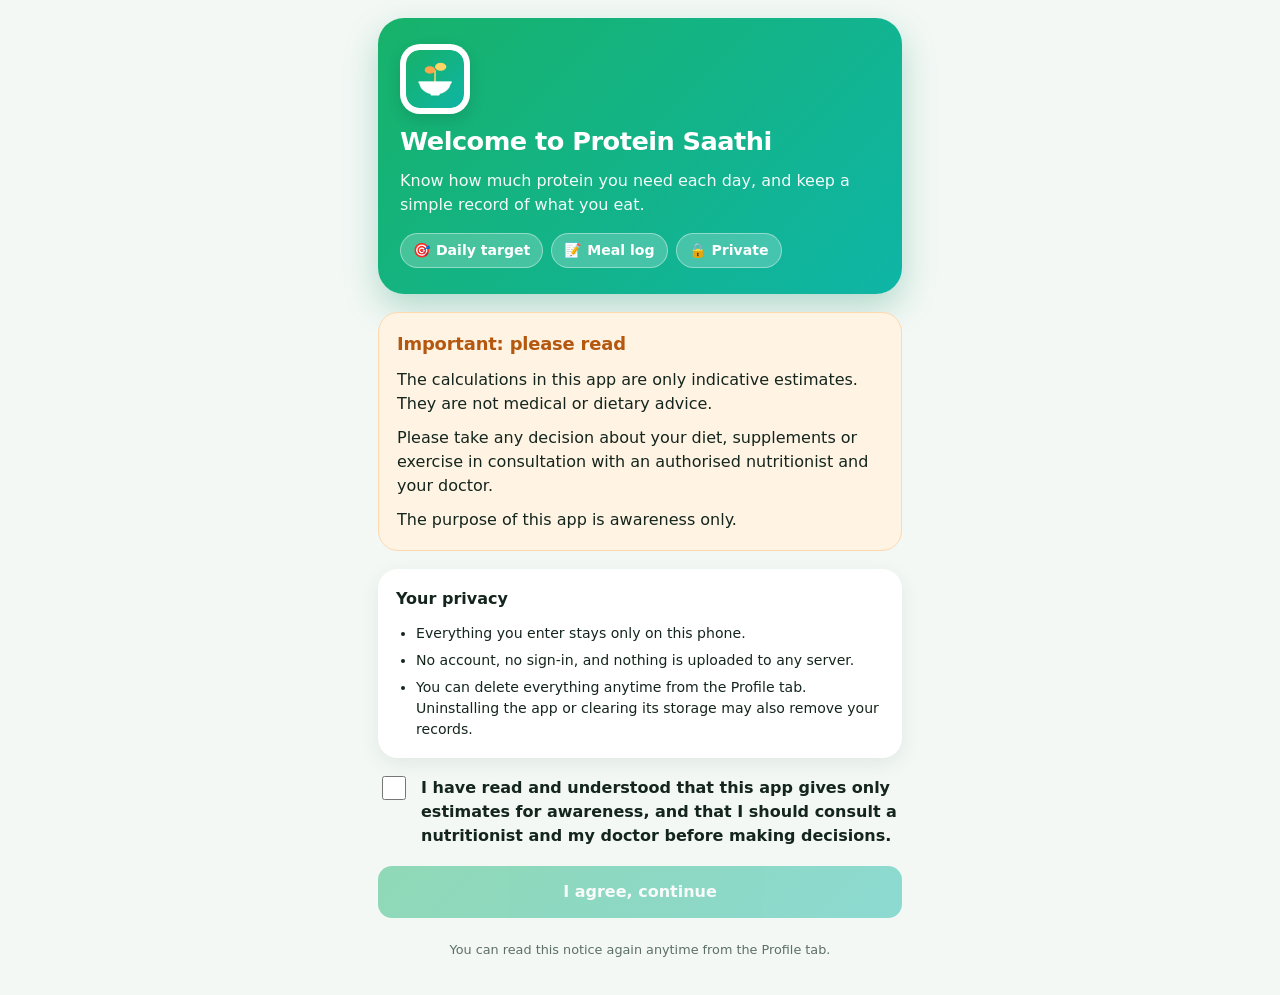
<file: index.html>
<!doctype html>
<html lang="en-IN">
<head>
<meta charset="utf-8">
<meta name="viewport" content="width=device-width, initial-scale=1, viewport-fit=cover">
<title>Protein Saathi</title>
<meta name="description" content="Estimate your daily protein need and record what you eat. All data stays on your phone.">
<meta name="theme-color" content="#17B26A">
<meta name="color-scheme" content="light only">
<link rel="manifest" href="manifest.webmanifest">
<link rel="icon" href="./icon-192.png" type="image/png">
<link rel="apple-touch-icon" href="./apple-180.png">
<link rel="stylesheet" href="styles.css">
</head>
<body>
<div id="app" aria-live="polite"></div>
<div id="sheetWrap" class="sheet-wrap" hidden>
  <div class="sheet-backdrop" data-action="close-sheet"></div>
  <div class="sheet" role="dialog" aria-modal="true" aria-labelledby="sheetTitle" id="sheet"></div>
</div>
<div id="toast" class="toast" role="status" hidden></div>
<noscript>Please enable JavaScript to use Protein Saathi.</noscript>
<script src="app.js"></script>
</body>
</html>
</file>
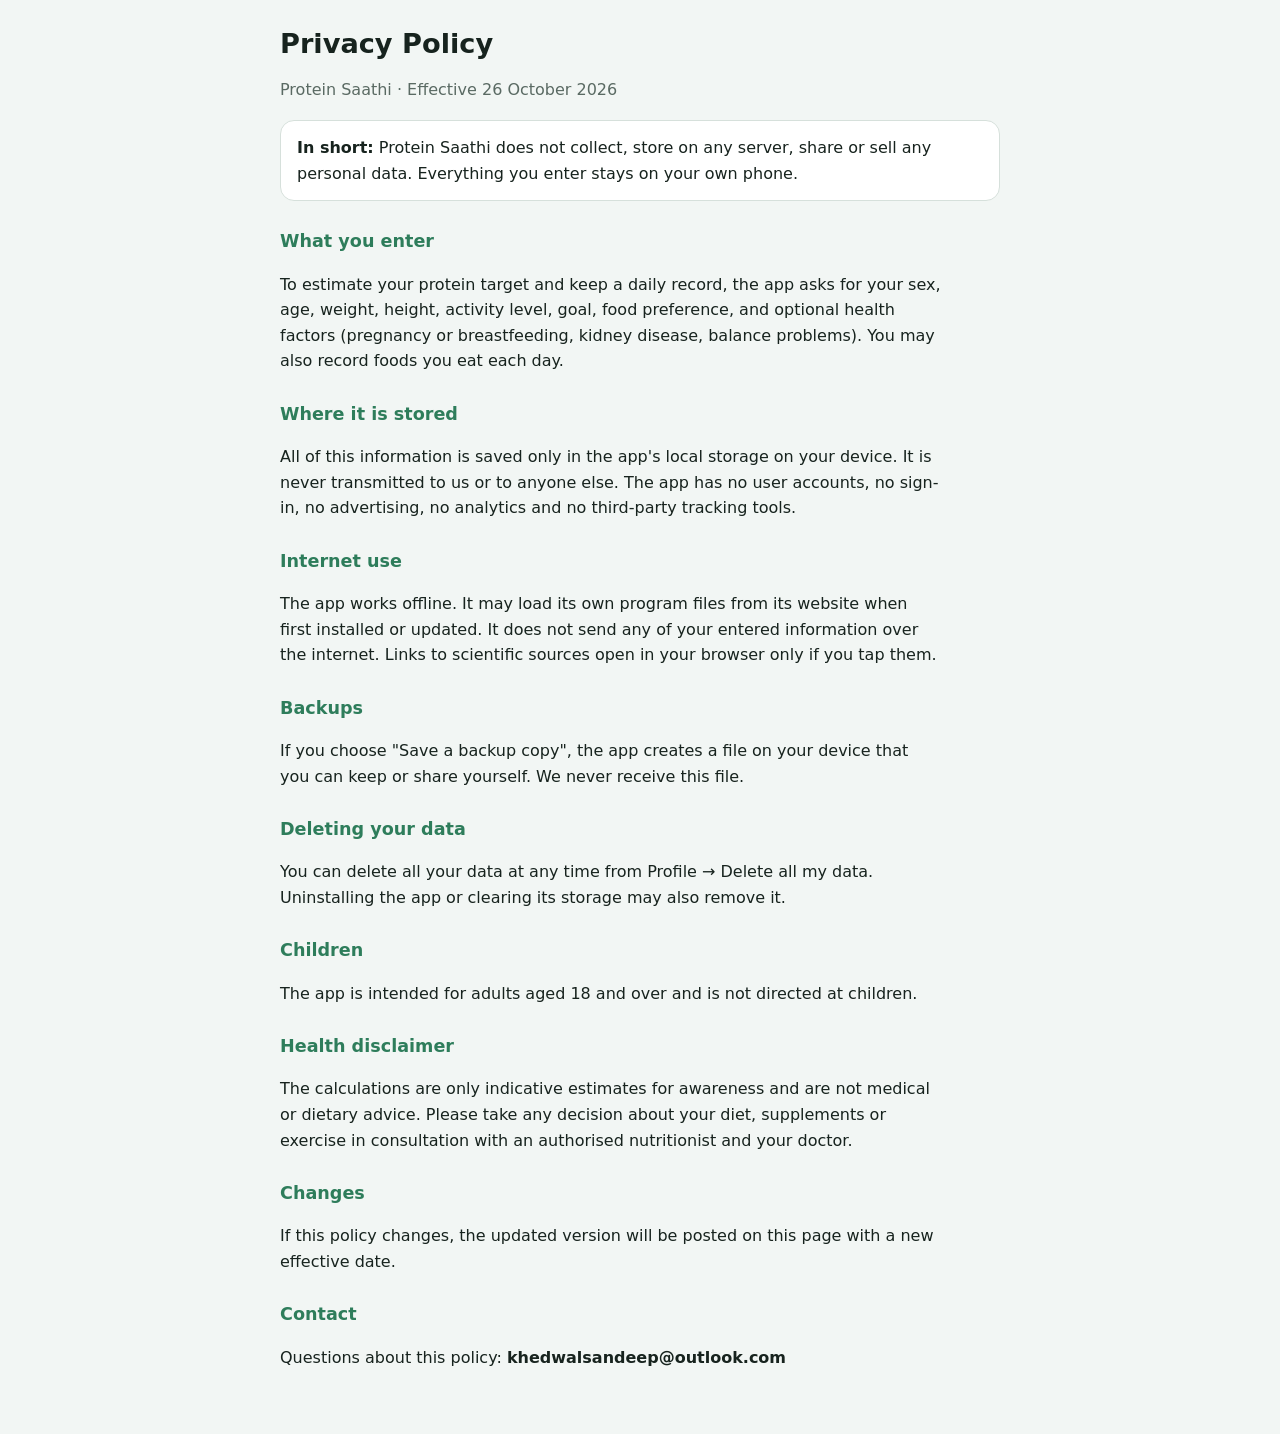
<file: privacy.html>
<!doctype html>
<html lang="en-IN">
<head>
<meta charset="utf-8">
<meta name="viewport" content="width=device-width, initial-scale=1">
<title>Protein Saathi Privacy Policy</title>
<style>
:root{--bg:#F2F6F4;--ink:#17231E;--muted:#5A6A63;--brand:#2E7D5B;--card:#fff;--line:#D6E0DB;color-scheme:light}
@media (prefers-color-scheme:dark){:root{--bg:#0E1512;--ink:#E5EEE9;--muted:#9BAFA5;--brand:#5FBF8E;--card:#16201B;--line:#2A3832;color-scheme:dark}}
body{margin:0;background:var(--bg);color:var(--ink);font:16px/1.6 system-ui,-apple-system,"Segoe UI",Roboto,"Noto Sans",Arial,sans-serif}
main{max-width:720px;margin:0 auto;padding:28px max(16px,env(safe-area-inset-right)) 48px max(16px,env(safe-area-inset-left))}
h1{font-size:1.7rem;line-height:1.2;margin:0 0 4px}
h2{font-size:1.1rem;margin:26px 0 6px;color:var(--brand)}
p,li{max-width:65ch}
.muted{color:var(--muted)}
.box{background:var(--card);border:1px solid var(--line);border-radius:14px;padding:14px 16px;margin-top:18px}
a{color:var(--brand)}
</style>
</head>
<body>
<main>
  <h1>Privacy Policy</h1>
  <p class="muted">Protein Saathi · Effective 26 October 2026</p>

  <div class="box"><b>In short:</b> Protein Saathi does not collect, store on any server, share or sell any personal data. Everything you enter stays on your own phone.</div>

  <h2>What you enter</h2>
  <p>To estimate your protein target and keep a daily record, the app asks for your sex, age, weight, height, activity level, goal, food preference, and optional health factors (pregnancy or breastfeeding, kidney disease, balance problems). You may also record foods you eat each day.</p>

  <h2>Where it is stored</h2>
  <p>All of this information is saved only in the app's local storage on your device. It is never transmitted to us or to anyone else. The app has no user accounts, no sign-in, no advertising, no analytics and no third-party tracking tools.</p>

  <h2>Internet use</h2>
  <p>The app works offline. It may load its own program files from its website when first installed or updated. It does not send any of your entered information over the internet. Links to scientific sources open in your browser only if you tap them.</p>

  <h2>Backups</h2>
  <p>If you choose "Save a backup copy", the app creates a file on your device that you can keep or share yourself. We never receive this file.</p>

  <h2>Deleting your data</h2>
  <p>You can delete all your data at any time from Profile → Delete all my data. Uninstalling the app or clearing its storage may also remove it.</p>

  <h2>Children</h2>
  <p>The app is intended for adults aged 18 and over and is not directed at children.</p>

  <h2>Health disclaimer</h2>
  <p>The calculations are only indicative estimates for awareness and are not medical or dietary advice. Please take any decision about your diet, supplements or exercise in consultation with an authorised nutritionist and your doctor.</p>

  <h2>Changes</h2>
  <p>If this policy changes, the updated version will be posted on this page with a new effective date.</p>

  <h2>Contact</h2>
  <p>Questions about this policy: <b>khedwalsandeep@outlook.com</b></p>
</main>
</body>
</html>
</file>
<file: styles.css>
/* Protein Saathi — bright, friendly, always-light design.
   Fresh green brand with a colour per meal: sunrise orange, mango, indigo, berry. */
:root{
  --bg:#F3F8F5; --surface:#FFFFFF; --surface-2:#F6FAF8; --ink:#14251D; --muted:#5D6F66; --line:#E1EBE5;
  --brand:#14A05A; --brand-2:#0CB8A6; --brand-ink:#FFFFFF; --brand-soft:#E3F6EC; --brand-strong:#0E7A44;
  --grad:linear-gradient(135deg,#17B26A 0%,#0FB5A6 100%);
  --grad-warm:linear-gradient(135deg,#FF8A3D 0%,#FF5E7E 100%);
  --morning:#FF8A3D; --morning-soft:#FFF0E5;
  --afternoon:#F5A700; --afternoon-soft:#FFF6DC;
  --evening:#6B5CE7; --evening-soft:#EFEDFF;
  --snack:#E8447A; --snack-soft:#FDE9F0;
  --warn:#B4570F; --warn-soft:#FFF3E3; --danger:#C2362F; --danger-soft:#FDECEA;
  --met:#14A05A; --near:#8FDDB4; --part:#FFC48A; --none:#ECF2EE;
  --shadow:0 6px 20px rgba(20,60,40,.08);
  --shadow-lg:0 14px 34px rgba(15,140,100,.28);
  --font:system-ui,-apple-system,"Segoe UI",Roboto,"Noto Sans","Helvetica Neue",Arial,sans-serif;
  --nav-h:68px;
  color-scheme:light;
}
*{box-sizing:border-box}
html,body{margin:0;background:var(--bg);color:var(--ink);font-family:var(--font);font-size:16px;line-height:1.5;-webkit-text-size-adjust:100%;-webkit-tap-highlight-color:transparent}
body{min-height:100vh}
[hidden]{display:none!important}
button,input,select,textarea{font:inherit;color:inherit}
a{color:var(--brand-strong)}
:focus-visible{outline:3px solid var(--brand-2);outline-offset:2px}
.page{max-width:560px;margin:0 auto;padding:calc(env(safe-area-inset-top,0px) + 18px) max(18px,env(safe-area-inset-right,0px)) calc(var(--nav-h) + env(safe-area-inset-bottom,0px) + 28px) max(18px,env(safe-area-inset-left,0px));display:flex;flex-direction:column;gap:16px}
.page.nonav{padding-bottom:calc(env(safe-area-inset-bottom,0px) + 32px)}
h1{font-size:1.6rem;line-height:1.2;margin:0;font-weight:800;letter-spacing:-.02em}
h2{font-size:1.12rem;margin:0;font-weight:800;letter-spacing:-.01em}
h3{font-size:1rem;margin:0;font-weight:700}
p{margin:0}
.muted{color:var(--muted)}
.small{font-size:.88rem}
.tiny{font-size:.8rem}
.page-title{padding:4px 2px 0}
.section-title{font-size:1.05rem;color:var(--muted);font-weight:800;margin:6px 2px -4px;text-transform:uppercase;letter-spacing:.06em;font-size:.8rem}
.card{background:var(--surface);border-radius:20px;padding:18px;display:flex;flex-direction:column;gap:12px;box-shadow:var(--shadow)}
.row{display:flex;align-items:center;gap:10px}
.between{justify-content:space-between}
.grow{flex:1;min-width:0}
.num{font-variant-numeric:tabular-nums}

/* buttons */
.btn{appearance:none;border:0;border-radius:14px;padding:14px 18px;font-weight:800;background:var(--grad);color:var(--brand-ink);cursor:pointer;min-height:52px;display:inline-flex;align-items:center;justify-content:center;gap:8px;text-decoration:none;box-shadow:0 8px 18px rgba(20,160,90,.25)}
.btn:active{transform:scale(.98)}
.btn:disabled{opacity:.45;cursor:not-allowed;box-shadow:none}
.btn.block{width:100%}
.btn.ghost{background:var(--surface);color:var(--brand-strong);border:2px solid var(--brand-soft);box-shadow:none}
.btn.soft{background:var(--brand-soft);color:var(--brand-strong);box-shadow:none}
.btn.light{background:rgba(255,255,255,.22);color:#fff;box-shadow:none;border:1.5px solid rgba(255,255,255,.5)}
.btn.danger{background:var(--danger);color:#fff;box-shadow:none}
.btn.sm{min-height:40px;padding:8px 14px;font-size:.9rem;border-radius:12px}
.icon-btn{appearance:none;border:0;background:var(--surface-2);border-radius:14px;width:44px;height:44px;display:inline-flex;align-items:center;justify-content:center;cursor:pointer;font-size:1.25rem;color:var(--ink)}
.icon-btn:disabled{opacity:.35}

/* gate */
.gate{gap:18px}
.gate-hero{background:var(--grad);color:#fff;border-radius:26px;padding:26px 22px;display:flex;flex-direction:column;gap:12px;box-shadow:var(--shadow-lg)}
.gate-hero p{opacity:.95}
.logo{width:70px;height:70px;border-radius:20px;display:block;background:#fff;padding:6px;box-shadow:0 6px 16px rgba(0,0,0,.12)}
.feature-chips{display:flex;flex-wrap:wrap;gap:8px;margin-top:4px}
.feature-chips span{background:rgba(255,255,255,.22);border:1px solid rgba(255,255,255,.4);border-radius:999px;padding:6px 12px;font-weight:700;font-size:.88rem}
.disclaimer{background:var(--warn-soft);border-radius:20px;padding:18px;display:flex;flex-direction:column;gap:10px;border:1.5px solid #FFD8AE}
.disclaimer h2{color:var(--warn)}
.check{display:flex;gap:12px;align-items:flex-start;cursor:pointer;font-weight:600}
.check input{width:24px;height:24px;margin-top:0;accent-color:var(--brand);flex:none}
ul.tidy{margin:0;padding-left:20px;display:flex;flex-direction:column;gap:6px}

/* forms */
.form{display:flex;flex-direction:column;gap:16px}
.field{display:flex;flex-direction:column;gap:7px}
.field label,.field .lbl{font-weight:700;font-size:.92rem}
.hint{font-size:.82rem;color:var(--muted)}
.two{display:grid;grid-template-columns:1fr 1fr;gap:12px}
.three{display:grid;grid-template-columns:1fr 1fr 1fr;gap:12px}
input[type=number],input[type=text],input[type=search],select,textarea{width:100%;padding:13px 14px;border:1.5px solid var(--line);border-radius:14px;background:var(--surface-2);min-height:52px}
input:focus,select:focus{border-color:var(--brand);outline:none;background:#fff}
.seg{display:grid;grid-auto-flow:column;grid-auto-columns:1fr;gap:6px;background:var(--surface-2);border-radius:16px;padding:5px}
.seg input{position:absolute;opacity:0;pointer-events:none}
.seg label{padding:11px 6px;text-align:center;font-weight:800;cursor:pointer;font-size:.95rem;border-radius:12px;color:var(--muted)}
.seg input:checked+label{background:var(--grad);color:#fff;box-shadow:0 4px 12px rgba(20,160,90,.25)}
.seg input:focus-visible+label{outline:3px solid var(--brand-2)}
.err{color:var(--danger);font-size:.88rem;font-weight:700}

/* today hero */
.today{gap:14px}
.hero-today{background:var(--grad);color:#fff;border-radius:28px;padding:18px 18px 22px;display:flex;flex-direction:column;gap:14px;box-shadow:var(--shadow-lg);position:relative;overflow:hidden}
.hero-today::after{content:"";position:absolute;width:220px;height:220px;border-radius:50%;background:rgba(255,255,255,.08);right:-70px;top:-80px;pointer-events:none}
.hello{display:flex;justify-content:space-between;align-items:center;font-weight:700;opacity:.95}
.brand-tag{font-size:.78rem;background:rgba(255,255,255,.2);border-radius:999px;padding:4px 10px;font-weight:800;letter-spacing:.02em}
.datebar{display:flex;align-items:center;gap:8px}
.datebar .d{flex:1;text-align:center;font-weight:800;font-size:1.15rem}
.datebar .d small{display:block;font-weight:600;opacity:.85;font-size:.82rem}
.round-btn{appearance:none;border:0;width:42px;height:42px;border-radius:50%;background:rgba(255,255,255,.22);color:#fff;font-size:1.4rem;line-height:1;cursor:pointer;display:inline-flex;align-items:center;justify-content:center}
.round-btn:disabled{opacity:.3}
.ring-wrap{display:grid;grid-template-columns:auto 1fr;gap:18px;align-items:center;position:relative;z-index:1}
.ring{width:140px;height:140px;position:relative}
.ring svg{width:100%;height:100%;transform:rotate(-90deg)}
.ring .center{position:absolute;inset:0;display:flex;flex-direction:column;align-items:center;justify-content:center;text-align:center}
.ring .big{font-size:2.3rem;font-weight:900;line-height:1}
.ring .big.sm{font-size:1.9rem}
.ring .big.xs{font-size:1.55rem}
.ring .of{font-size:.85rem;opacity:.9;font-weight:600}
.ring-side{display:flex;flex-direction:column;gap:10px}
.ring-side .status{font-size:1.35rem;font-weight:900;line-height:1.15}
.pctbar{height:10px;background:rgba(255,255,255,.28);border-radius:999px;overflow:hidden}
.pctbar i{display:block;height:100%;background:#fff;border-radius:999px}
.ring-side .hint{color:#fff;opacity:.92;font-size:.86rem}

/* meal slots */
.slot{background:var(--surface);border-radius:20px;padding:14px;box-shadow:var(--shadow);display:flex;flex-direction:column;gap:6px;border-left:6px solid var(--c)}
.slot-morning{--c:var(--morning);--cs:var(--morning-soft)}
.slot-afternoon{--c:var(--afternoon);--cs:var(--afternoon-soft)}
.slot-evening{--c:var(--evening);--cs:var(--evening-soft)}
.slot-snack{--c:var(--snack);--cs:var(--snack-soft)}
.slot-row{display:flex;align-items:center;gap:12px}
.slot-ico{width:46px;height:46px;border-radius:15px;background:var(--cs);display:inline-flex;align-items:center;justify-content:center;font-size:1.4rem;flex:none}
.slot-name{font-weight:800;font-size:1.05rem}
.slot-sub{font-size:.85rem;color:var(--muted)}
.slot-sub b{color:var(--c)}
.add-btn{appearance:none;border:0;width:46px;height:46px;border-radius:50%;background:var(--c);color:#fff;font-size:1.7rem;font-weight:500;line-height:1;cursor:pointer;flex:none;box-shadow:0 6px 14px rgba(0,0,0,.14);display:inline-flex;align-items:center;justify-content:center}
.add-btn:active{transform:scale(.94)}
.items{list-style:none;margin:4px 0 0;padding:0;display:flex;flex-direction:column;gap:6px}
.items li{display:flex;align-items:center;gap:10px;padding:10px 6px 10px 12px;background:var(--cs);border-radius:14px}
.items .nm{font-weight:700}
.items .x{color:var(--muted);font-weight:600}
.items .pt{font-size:.8rem;color:var(--muted)}
.items .g{font-weight:900;color:var(--ink);white-space:nowrap}
.del{appearance:none;border:0;background:transparent;color:var(--muted);font-size:1rem;width:34px;height:34px;border-radius:10px;cursor:pointer}
.del:hover{background:rgba(0,0,0,.06)}
.note{font-size:.8rem;color:var(--muted);text-align:center;padding:4px 10px}
.empty{color:var(--muted);font-size:.9rem;padding:4px 0}

/* sheet */
.sheet-wrap{position:fixed;inset:0;z-index:40;display:flex;align-items:flex-end;justify-content:center}
.sheet-backdrop{position:absolute;inset:0;background:rgba(10,30,20,.45)}
.sheet{position:relative;background:var(--surface);width:100%;max-width:560px;max-height:88vh;border-radius:26px 26px 0 0;padding:14px max(18px,env(safe-area-inset-right,0px)) calc(env(safe-area-inset-bottom,0px) + 18px) max(18px,env(safe-area-inset-left,0px));display:flex;flex-direction:column;gap:14px;overflow:hidden}
.sheet .grab{width:46px;height:5px;border-radius:3px;background:var(--line);align-self:center}
.sheet .scroll{overflow-y:auto;display:flex;flex-direction:column;gap:12px;min-height:0}
.foods{list-style:none;margin:0;padding:0;display:flex;flex-direction:column;gap:8px}
.foods button{appearance:none;width:100%;text-align:left;border:0;background:var(--surface-2);border-radius:14px;padding:12px 14px;display:flex;align-items:center;gap:10px;cursor:pointer;color:var(--ink)}
.foods button:active{background:var(--brand-soft)}
.foods .g{margin-left:auto;font-weight:900;color:var(--brand-strong);white-space:nowrap;background:var(--brand-soft);border-radius:999px;padding:4px 10px;font-size:.88rem}
.chips{display:flex;gap:8px;flex-wrap:wrap}
.chip{appearance:none;border:0;background:var(--surface-2);border-radius:999px;padding:9px 14px;font-weight:800;font-size:.9rem;cursor:pointer;color:var(--muted)}
.chip[aria-pressed=true]{background:var(--grad);color:#fff}
.stepper{display:grid;grid-template-columns:56px 1fr 56px;align-items:center;gap:10px}
.stepper .icon-btn{width:56px!important;height:56px!important;border-radius:50%;font-size:1.6rem;background:var(--brand-soft);color:var(--brand-strong)}
.stepper .val{text-align:center;font-size:2rem;font-weight:900}
.total-line{display:flex;justify-content:space-between;align-items:center;background:var(--grad);color:#fff;border-radius:16px;padding:14px 16px;font-weight:800}
.total-line .g{font-size:1.5rem}

/* history */
.stats{display:grid;grid-template-columns:repeat(3,1fr);gap:10px}
.stat{border-radius:18px;padding:14px 12px;display:flex;flex-direction:column;gap:2px;color:#fff;box-shadow:var(--shadow)}
.stat.s1{background:var(--grad)}
.stat.s2{background:var(--grad-warm)}
.stat.s3{background:linear-gradient(135deg,#7B6CF0 0%,#4F8DF7 100%)}
.stat .k{font-size:.72rem;letter-spacing:.05em;text-transform:uppercase;font-weight:800;opacity:.92}
.stat .v{font-size:1.6rem;font-weight:900}
.stat .tiny{color:#fff!important;opacity:.9}
.cal{display:grid;grid-template-columns:repeat(7,1fr);gap:6px}
.cal .wd{font-size:.74rem;text-align:center;color:var(--muted);font-weight:800}
.cal button{appearance:none;border:0;aspect-ratio:1;border-radius:12px;background:var(--none);color:var(--ink);font-weight:800;font-size:.92rem;cursor:pointer;display:flex;align-items:center;justify-content:center}
.cal button.met{background:var(--met);color:#fff}
.cal button.near{background:var(--near)}
.cal button.part{background:var(--part)}
.cal button.today{box-shadow:inset 0 0 0 2.5px var(--ink)}
.cal button:disabled{opacity:.35;cursor:default}
.cal .blank{visibility:hidden}
.legend{display:flex;gap:12px;flex-wrap:wrap;font-size:.8rem;color:var(--muted)}
.legend span{display:inline-flex;align-items:center;gap:6px}
.legend i{width:12px;height:12px;border-radius:4px;display:inline-block}
.bars{display:grid;grid-template-columns:repeat(7,1fr);gap:8px;align-items:end;height:140px;padding-top:6px}
.bars .b{display:flex;flex-direction:column;align-items:center;gap:6px;height:100%;justify-content:flex-end}
.bars .track{flex:1;width:100%;display:flex;align-items:flex-end;justify-content:center;min-height:0}
.bars .b i{display:block;width:100%;max-width:30px;border-radius:10px;background:var(--grad);min-height:4px}
.bars .b i.under{background:linear-gradient(180deg,#FFB36B,#FF8A3D)}
.bars .b span{font-size:.74rem;color:var(--muted);font-weight:800}

/* plan */
.hero{background:var(--grad);color:#fff;border-radius:26px;padding:22px;display:flex;flex-direction:column;gap:8px;box-shadow:var(--shadow-lg)}
.hero .big{font-size:3rem;font-weight:900;line-height:1}
.hero .big small{font-size:1rem;font-weight:700;margin-left:6px}
.kv{display:grid;grid-template-columns:1fr auto;gap:10px 12px;font-size:.95rem;margin:0}
.kv dt{color:var(--muted)}
.kv dd{margin:0;font-weight:800;text-align:right}
.alert{border-radius:16px;padding:14px 16px;font-size:.92rem}
.alert.warn{background:var(--warn-soft);border:1.5px solid #FFD8AE}
.alert.danger{background:var(--danger-soft);border:1.5px solid #F5C0BC}
.steps{list-style:none;margin:0;padding:0;display:flex;flex-direction:column;gap:12px}
.steps li{display:grid;grid-template-columns:auto 1fr;gap:12px;align-items:start}
.tag{font-weight:800;font-size:.78rem;background:var(--brand-soft);color:var(--brand-strong);border-radius:10px;padding:6px 8px;min-width:82px;text-align:center}
.pill{display:inline-flex;align-items:center;gap:6px;border-radius:999px;padding:3px 10px;font-size:.8rem;font-weight:800;background:var(--brand-soft);color:var(--brand-strong);white-space:nowrap}
.pill.warn{background:var(--warn-soft);color:var(--warn)}
.fold{gap:0}
.fold summary{list-style:none;cursor:pointer;display:flex;justify-content:space-between;align-items:center}
.fold summary::-webkit-details-marker{display:none}
.fold summary::after{content:"▾";font-size:1.1rem;color:var(--muted);transition:transform .2s}
.fold[open] summary::after{transform:rotate(180deg)}
.fold[open]{gap:12px}
.tbl{width:100%;border-collapse:collapse;font-size:.9rem}
.tbl td,.tbl th{padding:9px 4px;border-bottom:1px solid var(--line);text-align:left;vertical-align:top}
.tbl th{font-size:.72rem;letter-spacing:.06em;text-transform:uppercase;color:var(--muted)}
.tbl td:last-child,.tbl th:last-child{text-align:right;font-weight:800;white-space:nowrap}
.sources{margin:0;padding-left:18px;display:flex;flex-direction:column;gap:6px;font-size:.88rem}

/* bottom nav */
.nav{position:fixed;left:0;right:0;bottom:0;z-index:30;background:rgba(255,255,255,.96);backdrop-filter:blur(10px);box-shadow:0 -6px 20px rgba(20,60,40,.08);padding:0 max(8px,env(safe-area-inset-right,0px)) env(safe-area-inset-bottom,0px) max(8px,env(safe-area-inset-left,0px))}
.nav .in{max-width:560px;margin:0 auto;display:grid;grid-template-columns:repeat(4,1fr);height:var(--nav-h);align-items:center}
.nav button{appearance:none;border:0;background:transparent;display:flex;flex-direction:column;align-items:center;justify-content:center;gap:3px;font-size:.74rem;font-weight:800;color:var(--muted);cursor:pointer;padding:6px 0;margin:0 4px;border-radius:16px}
.nav button .i{font-size:1.3rem;line-height:1;filter:grayscale(1);opacity:.7}
.nav button[aria-current=page]{color:var(--brand-strong);background:var(--brand-soft)}
.nav button[aria-current=page] .i{filter:none;opacity:1}

/* toast */
.toast{position:fixed;left:50%;transform:translateX(-50%);bottom:calc(var(--nav-h) + env(safe-area-inset-bottom,0px) + 14px);z-index:50;background:var(--ink);color:#fff;padding:12px 18px;border-radius:14px;font-weight:700;font-size:.92rem;max-width:calc(100% - 32px);box-shadow:0 8px 24px rgba(0,0,0,.2)}
@media (prefers-reduced-motion:no-preference){
  .sheet{animation:up .22s ease-out}
  @keyframes up{from{transform:translateY(30px);opacity:.6}to{transform:none;opacity:1}}
  .ring circle.fg{transition:stroke-dashoffset .5s ease}
  .pctbar i{transition:width .5s ease}
}

/* install banner */
.install-card{display:flex;align-items:center;gap:12px;background:var(--surface);border-radius:20px;padding:14px;box-shadow:var(--shadow);border:2px dashed var(--near)}
.install-card img{width:44px;height:44px;border-radius:12px;flex:none}
.install-actions{display:flex;flex-direction:column;align-items:center;gap:2px}
.link-btn{appearance:none;border:0;background:none;color:var(--muted);font-weight:700;font-size:.82rem;padding:4px 8px;cursor:pointer}
</file>
